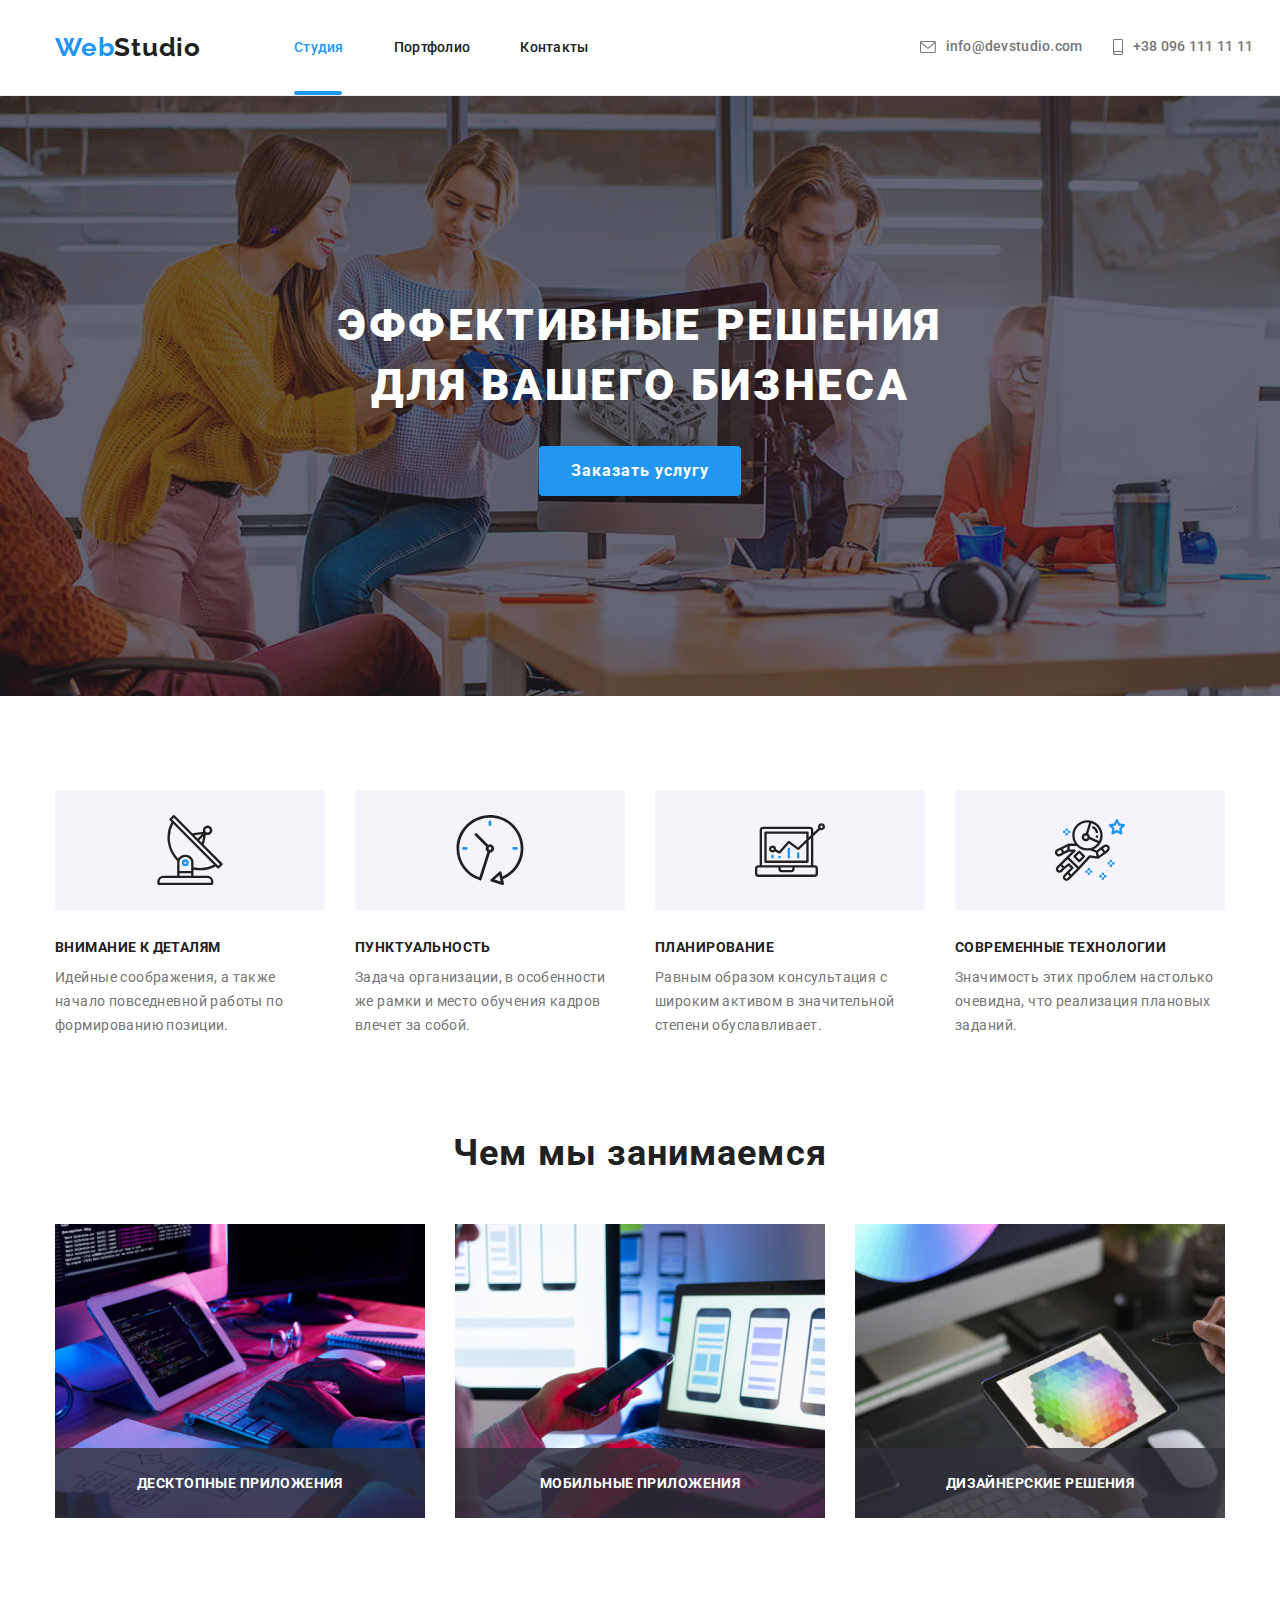
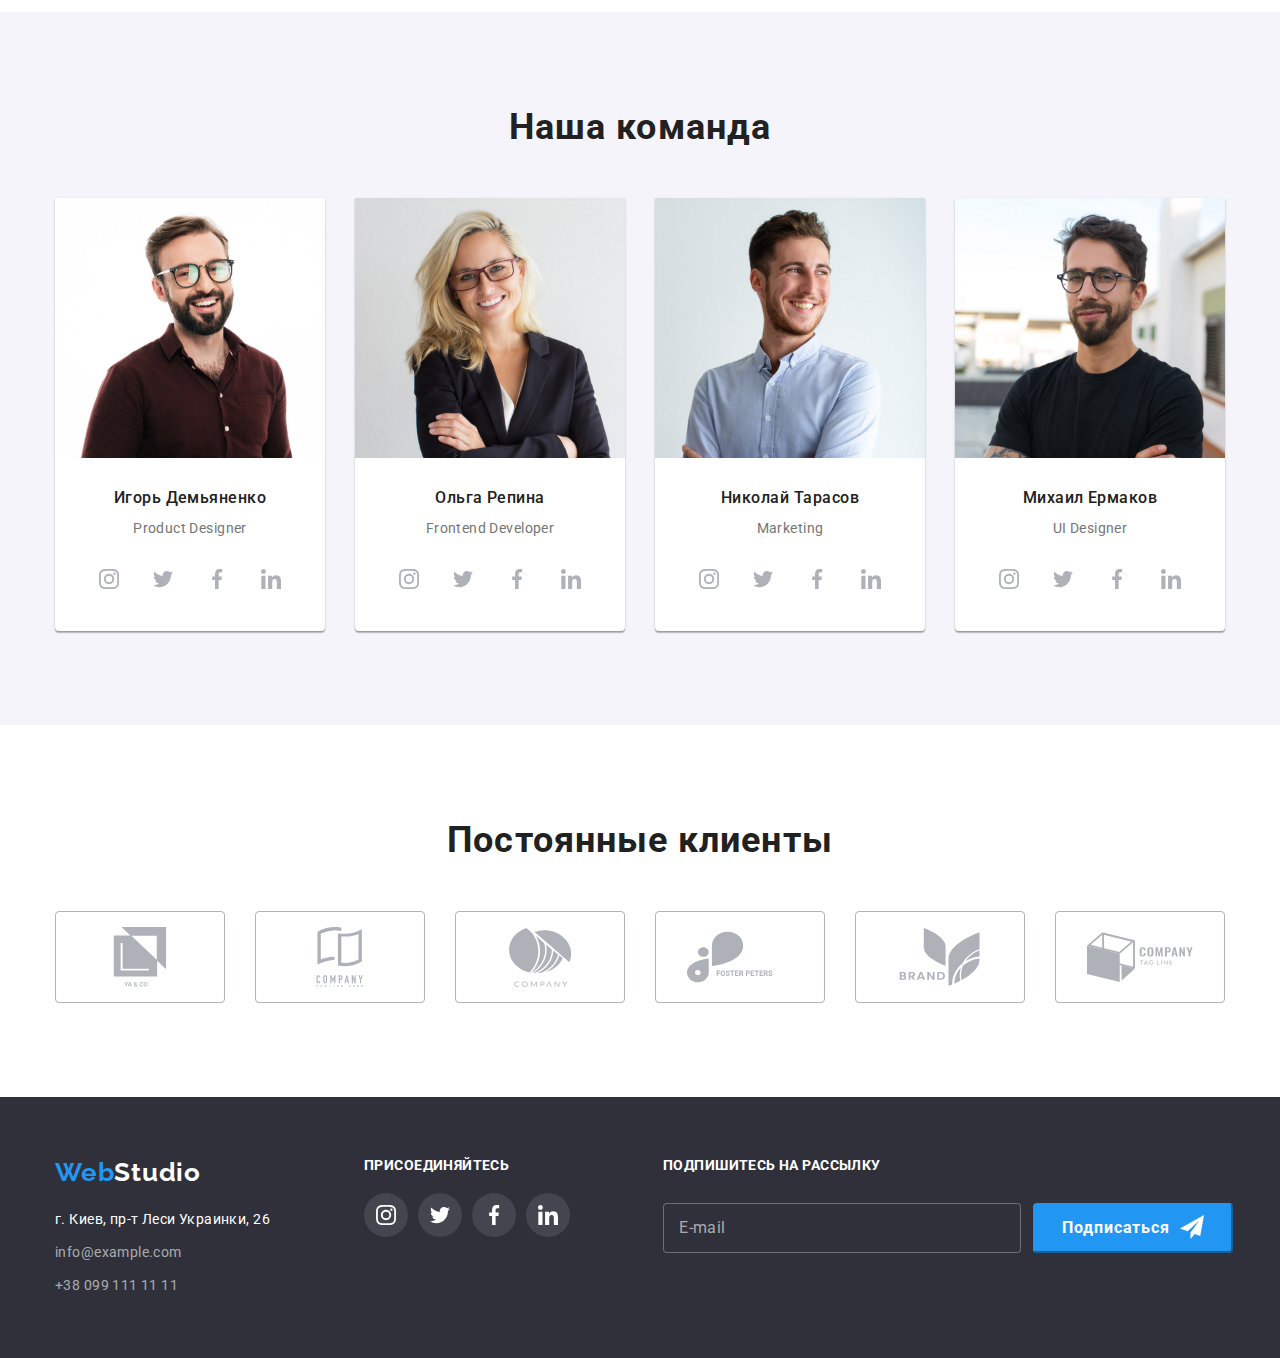
<file: index.html>
<!DOCTYPE html>
<html lang="ru">
  <head>
    <meta charset="UTF-8" />
    <meta http-equiv="X-UA-Compatible" content="IE=edge" />
    <meta name="viewport" content="width=device-width, initial-scale=1.0" />
    <link
      rel="stylesheet"
      href="https://cdn.jsdelivr.net/npm/modern-normalize@1.1.0/modern-normalize.min.css"
    />
    <link rel="preconnect" href="https://fonts.googleapis.com" />
    <link rel="preconnect" href="https://fonts.gstatic.com" crossorigin />
    <link
      href="https://fonts.googleapis.com/css2?family=Raleway:wght@700&family=Roboto:wght@400;500;700;900&display=swap"
      rel="stylesheet"
    />
    <link rel="stylesheet" href="./css/style.css" />
    <title>Studia</title>
  </head>
  <body>
    <header>
      <div class="container header-container">
        <a class="logo" href="./"><span class="logo-accent">Web</span>Studio</a>
        <nav>
          <ul class="header-link-list">
            <li class="nav-item">
              <a class="header-link link-studia" href="index.html">Студия</a>
            </li>
            <li class="nav-item">
              <a class="header-link" href="portfolio.html">Портфолио</a>
            </li>
            <li class="nav-item">
              <a class="header-link" href="/">Контакты</a>
            </li>
          </ul>
        </nav>
        <div class="contacts-list">
          <a class="contacts" href="mailto:info@devstudio.com">
            <svg class="link-icon-envelope">
              <use href="./images/svg/symbol-defs.svg#icon-envelope"></use>
            </svg>
            info@devstudio.com
          </a>
          <a class="contacts" href="tel:++380961111111">
            <svg class="link-icon-smartphone">
              <use href="./images/svg/symbol-defs.svg#icon-smartphone"></use>
            </svg>
            +38 096 111 11 11
          </a>
        </div>
      </div>
    </header>
    <main>
      <section class="hero-section">
        <div class="container container-hero">
          <h1 class="hero-name">Эффективные решения для вашего бизнеса</h1>
          <button class="main-button" type="button" data-modal-open>Заказать услугу</button>
        </div>
      </section>
      <section class="our-advantages section">
        <div class="container">
          <h2 hidden>Наши преймущества</h2>
          <ul class="advantages-list">
            <li class="advantages-list-item">
              <div class="advantages-svg">
                <svg class="advantages-icon">
                  <use href="./images/svg/symbol-defs.svg#icon-antenna-1"></use>
                </svg>
              </div>

              <h3>Внимание к деталям</h3>
              <p>
                Идейные соображения, а также начало повседневной работы по формированию позиции.
              </p>
            </li>
            <li class="advantages-list-item">
              <div class="advantages-svg">
                <svg class="advantages-icon">
                  <use href="./images/svg/symbol-defs.svg#icon-clock-1"></use>
                </svg>
              </div>

              <h3>Пунктуальность</h3>
              <p>
                Задача организации, в особенности же рамки и место обучения кадров влечет за собой.
              </p>
            </li>
            <li class="advantages-list-item">
              <div class="advantages-svg">
                <svg class="advantages-icon">
                  <use href="./images/svg/symbol-defs.svg#icon-diagram-1"></use>
                </svg>
              </div>

              <h3>Планирование</h3>
              <p>
                Равным образом консультация с широким активом в значительной степени обуславливает.
              </p>
            </li>
            <li class="advantages-list-item">
              <div class="advantages-svg">
                <svg class="advantages-icon">
                  <use href="./images/svg/symbol-defs.svg#icon-astronaut-1"></use>
                </svg>
              </div>

              <h3>Современные технологии</h3>
              <p>Значимость этих проблем настолько очевидна, что реализация плановых заданий.</p>
            </li>
          </ul>
        </div>
      </section>
      <section class="gallery section">
        <div class="container">
          <h2 class="gallery-name">Чем мы занимаемся</h2>
          <ul class="gallery-list">
            <li class="gallery-list-item">
              <div class="gallery-thumb">
                <img
                  src="./images/gallery/box1.jpg"
                  width="370"
                  height="294"
                  alt="Десктопные приложения"
                />
                <div class="gallery-item-font">
                  <p class="gallery-item-name">Десктопные приложения</p>
                </div>
              </div>
            </li>
            <li class="gallery-list-item">
              <div class="gallery-thumb">
                <img src="./images/gallery/box2.jpg" alt="Мобильные приложения" />
                <div class="gallery-item-font">
                  <p class="gallery-item-name">Мобильные приложения</p>
                </div>
              </div>
            </li>
            <li class="gallery-list-item">
              <div class="gallery-thumb">
                <img src="./images/gallery/box3.jpg" alt="Дизайнерские решения" />
                <div class="gallery-item-font">
                  <p class="gallery-item-name">Дизайнерские решения</p>
                </div>
              </div>
            </li>
          </ul>
        </div>
      </section>
      <section class="team-section">
        <div class="container">
          <h2 class="team-header">Наша команда</h2>
          <ul class="team-list">
            <li class="team-list-item">
              <img
                src="./images/team/productdesigner.jpg"
                alt="Фото дизайнера продукта"
                width="270"
                height="260"
              />
              <div class="name-item-team">
                <h3>Игорь Демьяненко</h3>
                <p lang="en">Product Designer</p>
              </div>

              <div class="social-team">
                <ul class="social-team-list">
                  <li class="social-team-item">
                    <a class="social-team-link" href="">
                      <svg class="social-team-svg">
                        <use href="./images/svg/symbol-defs.svg#icon-instagram-2"></use>
                      </svg>
                    </a>
                  </li>
                  <li class="social-team-item">
                    <a class="social-team-link" href="">
                      <svg class="social-team-svg">
                        <use href="./images/svg/symbol-defs.svg#icon-twitter-1"></use>
                      </svg>
                    </a>
                  </li>
                  <li class="social-team-item">
                    <a class="social-team-link" href="">
                      <svg class="social-team-svg">
                        <use href="./images/svg/symbol-defs.svg#icon-facebook-1"></use>
                      </svg>
                    </a>
                  </li>
                  <li class="social-team-item">
                    <a class="social-team-link" href="">
                      <svg class="social-team-svg">
                        <use href="./images/svg/symbol-defs.svg#icon-linkedin-1"></use>
                      </svg>
                    </a>
                  </li>
                </ul>
              </div>
            </li>
            <li class="team-list-item">
              <img
                src="./images/team/frontenddeveloper.jpg"
                alt="Фото фронтэнд разработчика"
                width="270"
                height="260"
              />
              <div class="name-item-team">
                <h3>Ольга Репина</h3>
                <p lang="en">Frontend Developer</p>
              </div>
              <div class="social-team">
                <ul class="social-team-list">
                  <li class="social-team-item">
                    <a class="social-team-link" href="">
                      <svg class="social-team-svg">
                        <use href="./images/svg/symbol-defs.svg#icon-instagram-2"></use>
                      </svg>
                    </a>
                  </li>
                  <li class="social-team-item">
                    <a class="social-team-link" href="">
                      <svg class="social-team-svg">
                        <use href="./images/svg/symbol-defs.svg#icon-twitter-1"></use>
                      </svg>
                    </a>
                  </li>
                  <li class="social-team-item">
                    <a class="social-team-link" href="">
                      <svg class="social-team-svg">
                        <use href="./images/svg/symbol-defs.svg#icon-facebook-1"></use>
                      </svg>
                    </a>
                  </li>
                  <li class="social-team-item">
                    <a class="social-team-link" href="">
                      <svg class="social-team-svg">
                        <use href="./images/svg/symbol-defs.svg#icon-linkedin-1"></use>
                      </svg>
                    </a>
                  </li>
                </ul>
              </div>
            </li>
            <li class="team-list-item">
              <img
                src="./images/team/marketing.jpg"
                alt="Фото маркетолога"
                width="270"
                height="260"
              />
              <div class="name-item-team">
                <h3>Николай Тарасов</h3>
                <p lang="en">Marketing</p>
              </div>
              <div class="social-team">
                <ul class="social-team-list">
                  <li class="social-team-item">
                    <a class="social-team-link" href="">
                      <svg class="social-team-svg">
                        <use href="./images/svg/symbol-defs.svg#icon-instagram-2"></use>
                      </svg>
                    </a>
                  </li>
                  <li class="social-team-item">
                    <a class="social-team-link" href="">
                      <svg class="social-team-svg">
                        <use href="./images/svg/symbol-defs.svg#icon-twitter-1"></use>
                      </svg>
                    </a>
                  </li>
                  <li class="social-team-item">
                    <a class="social-team-link" href="">
                      <svg class="social-team-svg">
                        <use href="./images/svg/symbol-defs.svg#icon-facebook-1"></use>
                      </svg>
                    </a>
                  </li>
                  <li class="social-team-item">
                    <a class="social-team-link" href="">
                      <svg class="social-team-svg">
                        <use href="./images/svg/symbol-defs.svg#icon-linkedin-1"></use>
                      </svg>
                    </a>
                  </li>
                </ul>
              </div>
            </li>
            <li class="team-list-item">
              <img
                src="./images/team/designer.jpg"
                alt="Фото юи дизайнера"
                width="270"
                height="260"
              />
              <div class="name-item-team">
                <h3>Михаил Ермаков</h3>
                <p lang="en">UI Designer</p>
              </div>
              <div class="social-team">
                <ul class="social-team-list">
                  <li class="social-team-item">
                    <a class="social-team-link" href="">
                      <svg class="social-team-svg">
                        <use href="./images/svg/symbol-defs.svg#icon-instagram-2"></use>
                      </svg>
                    </a>
                  </li>
                  <li class="social-team-item">
                    <a class="social-team-link" href="">
                      <svg class="social-team-svg">
                        <use href="./images/svg/symbol-defs.svg#icon-twitter-1"></use>
                      </svg>
                    </a>
                  </li>
                  <li class="social-team-item">
                    <a class="social-team-link" href="">
                      <svg class="social-team-svg">
                        <use href="./images/svg/symbol-defs.svg#icon-facebook-1"></use>
                      </svg>
                    </a>
                  </li>
                  <li class="social-team-item">
                    <a class="social-team-link" href="">
                      <svg class="social-team-svg">
                        <use href="./images/svg/symbol-defs.svg#icon-linkedin-1"></use>
                      </svg>
                    </a>
                  </li>
                </ul>
              </div>
            </li>
          </ul>
        </div>
      </section>
      <section class="clients">
        <div class="container">
          <h2 class="clients-header">Постоянные клиенты</h2>
          <ul class="clients-list">
            <li class="clients-item">
              <a class="clients-link" href="">
                <svg class="clients-icon">
                  <use href="./images/svg/symbol-defs.svg#icon-group"></use>
                </svg>
              </a>
            </li>
            <li class="clients-item">
              <a class="clients-link" href="">
                <svg class="clients-icon">
                  <use href="./images/svg/symbol-defs.svg#icon-group-1"></use>
                </svg>
              </a>
            </li>
            <li class="clients-item">
              <a class="clients-link" href="">
                <svg class="clients-icon">
                  <use href="./images/svg/symbol-defs.svg#icon-group-2"></use>
                </svg>
              </a>
            </li>
            <li class="clients-item">
              <a class="clients-link" href="">
                <svg class="clients-icon">
                  <use href="./images/svg/symbol-defs.svg#icon-group-3"></use>
                </svg>
              </a>
            </li>
            <li class="clients-item">
              <a class="clients-link" href="">
                <svg class="clients-icon">
                  <use href="./images/svg/symbol-defs.svg#icon-group-4"></use>
                </svg>
              </a>
            </li>
            <li class="clients-item">
              <a class="clients-link" href="">
                <svg class="clients-icon">
                  <use href="./images/svg/symbol-defs.svg#icon-group-5"></use>
                </svg>
              </a>
            </li>
          </ul>
        </div>
      </section>
    </main>
    <footer class="footer-page">
      <div class="container footer-container">
        <div class="address-container">
          <a class="logo logo-footer" href="./"><span class="logo-accent">Web</span>Studio</a>
          <address class="address-list">
            <p class="location">г. Киев, пр-т Леси Украинки, 26</p>
            <a class="footer-contacts" href="mailto:info@example.com">info@example.com</a>
            <a class="footer-contacts" href="tel:++380991111111">+38 099 111 11 11</a>
          </address>
        </div>
        <div class="social-footer">
          <p class="social-footer-contents">присоединяйтесь</p>
          <div class="social-footer-container">
            <ul class="social-footer-list">
              <li class="social-footer-item">
                <a class="social-footer-link" href="">
                  <svg class="social-footer-svg">
                    <use href="./images/svg/symbol-defs.svg#icon-instagram-2"></use>
                  </svg>
                </a>
              </li>
              <li class="social-footer-item">
                <a class="social-footer-link" href="">
                  <svg class="social-footer-svg">
                    <use href="./images/svg/symbol-defs.svg#icon-twitter-1"></use>
                  </svg>
                </a>
              </li>
              <li class="social-footer-item">
                <a class="social-footer-link" href="">
                  <svg class="social-footer-svg">
                    <use href="./images/svg/symbol-defs.svg#icon-facebook-1"></use>
                  </svg>
                </a>
              </li>
              <li class="social-footer-item">
                <a class="social-footer-link" href="">
                  <svg class="social-footer-svg">
                    <use href="./images/svg/symbol-defs.svg#icon-linkedin-1"></use>
                  </svg>
                </a>
              </li>
            </ul>
          </div>
        </div>
        <div class="subscription-footer">
          <form action="" method="" class="subscription-form" name="subscription-form">
            <p class="subscription-form-title">подпишитесь на рассылку</p>
            <div class="subscription-form-wrapper">
              <div class="subscription-form-field">
                <input
                  type="email"
                  name="user-email-subscription"
                  id="subscription"
                  class="subscription-form-input"
                />
                <label for="name" class="label-subscription">E-mail</label>
              </div>
              <button type="submit" class="subscription-form-btn">
                <p>Подписаться</p>
                <span class="wrapper-icon-subscription-form">
                  <svg class="icon-subscription-form">
                    <use href="./images/svg/symbol-defs.svg#subscription-icon"></use>
                  </svg>
                </span>
              </button>
              <!-- <span class="wrapper-icon-subscription-form">
                <svg class="icon-subscription-form">
                  <use
                    href="./images/svg/symbol-defs.svg#subscription-icon"
                  ></use>
                </svg>
              </span> -->
            </div>
          </form>
        </div>
      </div>
    </footer>
    <!-- Modal window -->
    <div class="backdrop is-hidden" data-modal>
      <div class="modal">
        <button class="modal-btn-close" data-modal-close>
          <svg class="modal-btn-close-icon">
            <use href="./images/svg/symbol-defs.svg#icon-modalclose"></use>
          </svg>
        </button>

        <form action="" method="" class="form" name="form">
          <p class="form-title">Оставьте свои данные, мы вам перезвоним</p>
          <div class="form-field">
            <label for="name" class="form-label">Имя</label>
            <input type="text" name="user-name" id="name" class="form-input" />
            <span class="wrapper-icon-form"
              ><svg class="icon-form">
                <use href="./images/svg/symbol-defs.svg#icon-person-form"></use></svg
            ></span>
          </div>
          <!-- Чтобы не задавать for="name и id="name", можно input вложить в label. Как ниже(но лучше не вкладывать, чтобы оформить можно было):
          <label>
            Телефон
            <input type="tel" name="user-phone" />
          </label> -->
          <div class="form-field">
            <label for="phone" class="form-label">Телефон</label>
            <input type="phone" name="user-phone" id="phone" class="form-input" />
            <span class="wrapper-icon-form"
              ><svg class="icon-form">
                <use href="./images/svg/symbol-defs.svg#icon-phone-form"></use></svg
            ></span>
          </div>
          <div class="form-field">
            <label for="email" class="form-label">Почта</label>
            <input type="email" name="user-email" id="email" class="form-input" />
            <span class="wrapper-icon-form"
              ><svg class="icon-form">
                <use href="./images/svg/symbol-defs.svg#icon-email-form"></use></svg
            ></span>
          </div>
          <div class="form-field form-field-last">
            <label for="user-text" class="form-label">Комментарий</label>
            <textarea
              name="user-text"
              id="user-text"
              cols="30"
              rows="10"
              placeholder="Введите текст"
              class="user-text"
            ></textarea>
          </div>
          <div class="form-field-checkbox">
            <input
              type="checkbox"
              name="adreement"
              value="adreement"
              id="adreement"
              class="checkbox-adreement"
            />
            <label for="adreement" class="form-label form-label-check"
              >Соглашаюсь с рассылкой и принимаю
              <a href="" class="form-field-checkbox__link-agreement">Условия договора</a>
              <span class="adreement-wrapper"
                ><svg class="adreement-icon">
                  <use href="./images/svg/symbol-defs.svg#check"></use></svg></span
            ></label>
          </div>

          <button type="submit" class="submit-form">Отправить</button>
        </form>
      </div>
    </div>
    <script src="./js/modal.js"></script>
  </body>
</html>
</file>
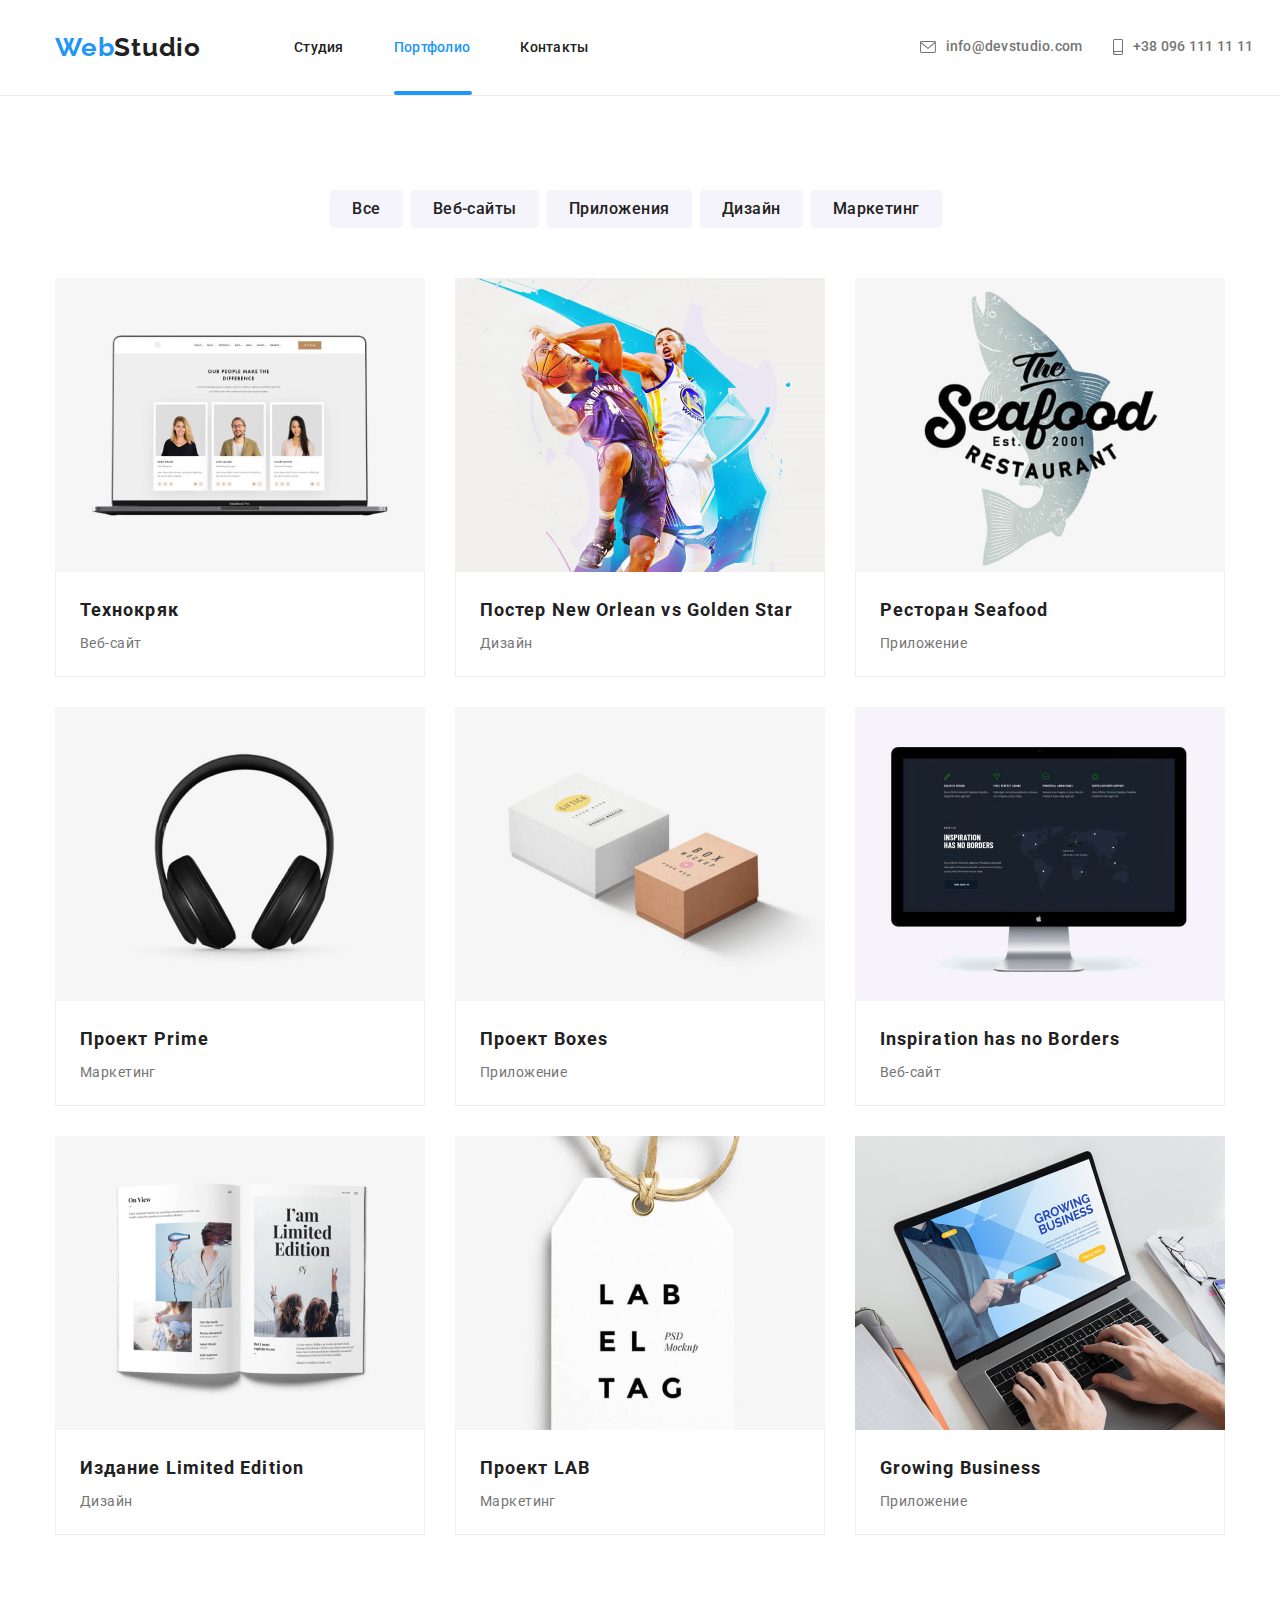
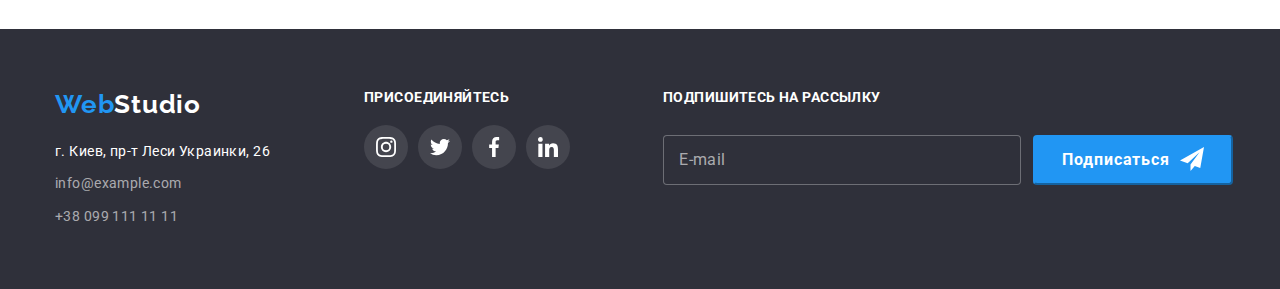
<file: portfolio.html>
<!DOCTYPE html>
<html lang="ru">
  <head>
    <meta charset="UTF-8" />
    <meta http-equiv="X-UA-Compatible" content="IE=edge" />
    <meta name="viewport" content="width=device-width, initial-scale=1.0" />
    <link
      rel="stylesheet"
      href="https://cdn.jsdelivr.net/npm/modern-normalize@1.1.0/modern-normalize.min.css"
    />
    <link rel="preconnect" href="https://fonts.googleapis.com" />
    <link rel="preconnect" href="https://fonts.gstatic.com" crossorigin />
    <link
      href="https://fonts.googleapis.com/css2?family=Raleway:wght@700&family=Roboto:wght@400;500;700;900&display=swap"
      rel="stylesheet"
    />
    <link rel="stylesheet" href="./css/style.css" />
    <title>Portfolio</title>
  </head>
  <body>
    <header>
      <div class="container header-container">
        <a class="logo" href="./"><span class="logo-accent">Web</span>Studio</a>
        <nav>
          <ul class="header-link-list">
            <li class="nav-item">
              <a class="header-link" href="index.html">Студия</a>
            </li>
            <li class="nav-item">
              <a class="header-link link-portfolio" href="portfolio.html">Портфолио</a>
            </li>
            <li class="nav-item">
              <a class="header-link" href="/">Контакты</a>
            </li>
          </ul>
        </nav>
        <div class="contacts-list">
          <a class="contacts" href="mailto:info@devstudio.com">
            <svg class="link-icon-envelope">
              <use href="./images/svg/symbol-defs.svg#icon-envelope"></use>
            </svg>
            info@devstudio.com
          </a>
          <a class="contacts" href="tel:++380961111111">
            <svg class="link-icon-smartphone">
              <use href="./images/svg/symbol-defs.svg#icon-smartphone"></use>
            </svg>
            +38 096 111 11 11
          </a>
        </div>
      </div>
    </header>
    <main>
      <h1 hidden>Наши работы</h1>
      <section class="portfolio section">
        <div class="container">
          <h2 hidden>Примеры наших работ</h2>
          <ul class="button-list">
            <li>
              <button class="filter-button" type="button">Все</button>
            </li>
            <li>
              <button class="filter-button" type="button">Веб-сайты</button>
            </li>
            <li>
              <button class="filter-button" type="button">Приложения</button>
            </li>
            <li>
              <button class="filter-button" type="button">Дизайн</button>
            </li>
            <li>
              <button class="filter-button" type="button">Маркетинг</button>
            </li>
          </ul>

          <ul class="portfolio-list">
            <li class="portfolio-list-item">
              <div class="product-thumb">
                <img
                  src="./images/portfolio/project1.jpg"
                  width="370"
                  height="294"
                  alt="Симфолическое изображение проекта ноутбук с
                открытым сайтом"
                />
                <div class="portfolio-item-description">
                  <p class="portfolio-item-text">
                    Технокряк это современная площадка распространения коронавируса. Компании
                    используют эту платформу для цифрового шпионажа и атак на защищённые сервера
                    конкурентов.
                  </p>
                </div>
              </div>
              <div class="portfolio-item">
                <h3 class="project-name">Технокряк</h3>
                <p class="project-type">Веб-сайт</p>
              </div>
            </li>
            <li class="portfolio-list-item">
              <div class="product-thumb">
                <img
                  src="./images/portfolio/project2.jpg"
                  width="370"
                  height="294"
                  alt="Симфолическое изображение проекта баскетболисты"
                />
                <div class="portfolio-item-description">
                  <p class="portfolio-item-text">
                    Технокряк это современная площадка распространения коронавируса. Компании
                    используют эту платформу для цифрового шпионажа и атак на защищённые сервера
                    конкурентов.
                  </p>
                </div>
              </div>
              <div class="portfolio-item">
                <h3 class="project-name">Постер New Orlean vs Golden Star</h3>
                <p class="project-type">Дизайн</p>
              </div>
            </li>
            <li class="portfolio-list-item">
              <div class="product-thumb">
                <img
                  src="./images/portfolio/project3.jpg"
                  width="370"
                  height="294"
                  alt="Симфолическое изображение проекта логотип ресторана"
                />
                <div class="portfolio-item-description">
                  <p class="portfolio-item-text">
                    Технокряк это современная площадка распространения коронавируса. Компании
                    используют эту платформу для цифрового шпионажа и атак на защищённые сервера
                    конкурентов.
                  </p>
                </div>
              </div>
              <div class="portfolio-item">
                <h3 class="project-name">Ресторан Seafood</h3>
                <p class="project-type">Приложение</p>
              </div>
            </li>
            <li class="portfolio-list-item">
              <div class="product-thumb">
                <img
                  src="./images/portfolio/project4.jpg"
                  width="370"
                  height="294"
                  alt="Симфолическое изображение проекта наушники"
                />
                <div class="portfolio-item-description">
                  <p class="portfolio-item-text">
                    Технокряк это современная площадка распространения коронавируса. Компании
                    используют эту платформу для цифрового шпионажа и атак на защищённые сервера
                    конкурентов.
                  </p>
                </div>
              </div>
              <div class="portfolio-item">
                <h3 class="project-name">Проект Prime</h3>
                <p class="project-type">Маркетинг</p>
              </div>
            </li>
            <li class="portfolio-list-item">
              <div class="product-thumb">
                <img
                  src="./images/portfolio/project5.jpg"
                  width="370"
                  height="294"
                  alt="Симфолическое изображение проекта две коробочки>Проект Boxes"
                />
                <div class="portfolio-item-description">
                  <p class="portfolio-item-text">
                    Технокряк это современная площадка распространения коронавируса. Компании
                    используют эту платформу для цифрового шпионажа и атак на защищённые сервера
                    конкурентов.
                  </p>
                </div>
              </div>
              <div class="portfolio-item">
                <h3 class="project-name">Проект Boxes</h3>
                <p class="project-type">Приложение</p>
              </div>
            </li>
            <li class="portfolio-list-item">
              <div class="product-thumb">
                <img
                  src="./images/portfolio/project6.jpg"
                  width="370"
                  height="294"
                  alt="Симфолическое изображение проекта монитор с открытым сайтом"
                />
                <div class="portfolio-item-description">
                  <p class="portfolio-item-text">
                    Технокряк это современная площадка распространения коронавируса. Компании
                    используют эту платформу для цифрового шпионажа и атак на защищённые сервера
                    конкурентов.
                  </p>
                </div>
              </div>
              <div class="portfolio-item">
                <h3 class="project-name">Inspiration has no Borders</h3>
                <p class="project-type">Веб-сайт</p>
              </div>
            </li>
            <li class="portfolio-list-item">
              <div class="product-thumb">
                <img
                  src="./images/portfolio/project7.jpg"
                  width="370"
                  height="294"
                  alt="Симфолическое изображение проекта открытый журнал"
                />
                <div class="portfolio-item-description">
                  <p class="portfolio-item-text">
                    Технокряк это современная площадка распространения коронавируса. Компании
                    используют эту платформу для цифрового шпионажа и атак на защищённые сервера
                    конкурентов.
                  </p>
                </div>
              </div>
              <div class="portfolio-item">
                <h3 class="project-name">Издание Limited Edition</h3>
                <p class="project-type">Дизайн</p>
              </div>
            </li>
            <li class="portfolio-list-item">
              <div class="product-thumb">
                <img
                  src="./images/portfolio/project8.jpg"
                  width="370"
                  height="294"
                  alt="Симфолическое изображение проекта этикетка"
                />
                <div class="portfolio-item-description">
                  <p class="portfolio-item-text">
                    Технокряк это современная площадка распространения коронавируса. Компании
                    используют эту платформу для цифрового шпионажа и атак на защищённые сервера
                    конкурентов.
                  </p>
                </div>
              </div>
              <div class="portfolio-item">
                <h3 class="project-name">Проект LAB</h3>
                <p class="project-type">Маркетинг</p>
              </div>
            </li>
            <li class="portfolio-list-item">
              <div class="product-thumb">
                <img
                  src="./images/portfolio/project9.jpg"
                  width="370"
                  height="294"
                  alt="Симфолическое изображение проекта ноутбук с запущеным приложением"
                />
                <div class="portfolio-item-description">
                  <p class="portfolio-item-text">
                    Технокряк это современная площадка распространения коронавируса. Компании
                    используют эту платформу для цифрового шпионажа и атак на защищённые сервера
                    конкурентов.
                  </p>
                </div>
              </div>
              <div class="portfolio-item">
                <h3 class="project-name">Growing Business</h3>
                <p class="project-type">Приложение</p>
              </div>
            </li>
          </ul>
        </div>
      </section>
    </main>
    <footer class="footer-page">
      <div class="container footer-container">
        <div class="address-container">
          <a class="logo logo-footer" href="./"><span class="logo-accent">Web</span>Studio</a>
          <address class="address-list">
            <p class="location">г. Киев, пр-т Леси Украинки, 26</p>
            <a class="footer-contacts" href="mailto:info@example.com">info@example.com</a>
            <a class="footer-contacts" href="tel:++380991111111">+38 099 111 11 11</a>
          </address>
        </div>
        <div class="social-footer">
          <p class="social-footer-contents">присоединяйтесь</p>
          <div class="social-footer-container">
            <ul class="social-footer-list">
              <li class="social-footer-item">
                <a class="social-footer-link" href="">
                  <svg class="social-footer-svg">
                    <use href="./images/svg/symbol-defs.svg#icon-instagram-2"></use>
                  </svg>
                </a>
              </li>
              <li class="social-footer-item">
                <a class="social-footer-link" href="">
                  <svg class="social-footer-svg">
                    <use href="./images/svg/symbol-defs.svg#icon-twitter-1"></use>
                  </svg>
                </a>
              </li>
              <li class="social-footer-item">
                <a class="social-footer-link" href="">
                  <svg class="social-footer-svg">
                    <use href="./images/svg/symbol-defs.svg#icon-facebook-1"></use>
                  </svg>
                </a>
              </li>
              <li class="social-footer-item">
                <a class="social-footer-link" href="">
                  <svg class="social-footer-svg">
                    <use href="./images/svg/symbol-defs.svg#icon-linkedin-1"></use>
                  </svg>
                </a>
              </li>
            </ul>
          </div>
        </div>
        <div class="subscription-footer">
          <form action="" method="" class="subscription-form" name="subscription-form">
            <p class="subscription-form-title">Подпишитесь на рассылку</p>
            <div class="subscription-form-wrapper">
              <div class="subscription-form-field">
                <input
                  type="email"
                  name="user-email-subscription"
                  id="subscription"
                  class="subscription-form-input"
                />
                <label for="name" class="label-subscription">E-mail</label>
              </div>
              <button type="submit" class="subscription-form-btn">
                <p>Подписаться</p>
                <span class="wrapper-icon-subscription-form">
                  <svg class="icon-subscription-form">
                    <use href="./images/svg/symbol-defs.svg#subscription-icon"></use>
                  </svg>
                </span>
              </button>
              <!-- <span class="wrapper-icon-subscription-form">
                <svg class="icon-subscription-form">
                  <use
                    href="./images/svg/symbol-defs.svg#subscription-icon"
                  ></use>
                </svg>
              </span> -->
            </div>
          </form>
        </div>
      </div>
    </footer>
  </body>
</html>
</file>
<file: css/style.css>
:root {
  /* Шрифт */
  --main-font: 'Roboto', sans-serif;

  /* Цвет шрифтов */
  --accent-color: #2196f3;
  --main-color: #212121;
  --secondary-color: #757575;

  /* Цвет фона */
  --main-bg-color: #ffffff;
  --secondary-bg-color: #e5e5e5;
  --futer-bg-color: #2f303a;
  --accent-bg-color: #2196f3;
}

body {
  font-style: normal;
  font-family: var(--main-font);
  font-weight: normal;
  font-size: 14px;
  line-height: 1.71;
  letter-spacing: 0.03em;
  color: var(--secondary-color);
}
/* .main-button{background-color: transparent;- прозрачная кнопка
font-family:inherit унаследовать предка шрифт} 
*/

h1,
h2,
h3,
h4,
h5,
h6,
p,
ul {
  margin: 0 0;
  padding: 0 0;
}

.container {
  width: 1200px;
  padding-left: 15px;
  padding-right: 15px;
  margin: auto auto;
}

header {
  border-bottom-style: solid;
  border-bottom-color: #ececec;
  border-bottom-width: 1px;
}

.header-container {
  display: flex;
  align-items: center;
  padding-top: 32px;
  padding-bottom: 32px;
}

.header-link-list {
  display: flex;
  align-items: center;
}

.logo {
  text-decoration: none;
  font-style: normal;
  font-family: 'Raleway', sans-serif;
  color: var(--main-color);
  font-weight: 700;
  font-size: 26px;
  line-height: 1.19;
  /* identical to box height */

  letter-spacing: 0.03em;
  margin-right: 93px;
}
.logo-accent {
  color: var(--accent-color);
}

nav {
  margin-right: 331px;
}

.header-link-list {
  display: flex;
}

.nav-item {
  margin-right: 50px;
}
.nav-item:last-child {
  margin-right: 0px;
}
.contacts-list {
  display: flex;
}

.header-link-list,
.advantages-list,
.gallery-list,
.team-list,
.button-list,
.portfolio-list {
  list-style-type: none;
}

.header-link {
  font-family: var(--main-font);
  font-style: normal;
  font-weight: 500;
  font-size: 14px;
  line-height: 1.14;
  letter-spacing: 0.02em;
  color: var(--main-color);
  text-decoration: none;
  transition: color 250ms cubic-bezier(0.4, 0, 0.2, 1);
}

.link-studia {
  color: var(--accent-color);
}
.link-studia::after {
  position: absolute;
  display: flex;
  flex-direction: row;
  content: '';
  width: 48px;
  height: 4px;
  background-color: var(--accent-color);
  border-radius: 2px;
  margin-top: 32px;
}

.link-portfolio {
  color: var(--accent-color);
}

.link-portfolio::after {
  position: absolute;
  display: flex;
  flex-direction: row;
  content: '';
  width: 78px;
  height: 4px;
  background-color: var(--accent-color);
  border-radius: 2px;
  margin-top: 32px;
}

.header-link:hover,
.header-link:focus {
  color: var(--accent-color);
}

.contacts {
  color: var(--secondary-color);
  text-decoration: none;
  font-family: var(--main-font);
  font-weight: 500;
  font-size: 14px;
  line-height: 1.14;
  letter-spacing: 0.02em;
  margin-right: 30px;
  min-width: 142px;
  fill: var(--secondary-color);
  display: flex;
  align-items: center;
  transition: color 250ms cubic-bezier(0.4, 0, 0.2, 1);
}
.contacts:last-child {
  margin-right: 0px;
}

.contacts:hover,
.contacts:focus {
  color: var(--accent-color);
}

.link-icon-envelope {
  width: 16px;
  height: 12px;
  margin-right: 10px;
  fill: currentColor;
}

.link-icon-smartphone {
  width: 10px;
  height: 16px;
  margin-right: 10px;
  fill: currentColor;
}

.hero-section {
  background-color: var(--futer-bg-color);
  padding-top: 200px;
  padding-bottom: 200px;
  background-repeat: no-repeat;
  background-position: 50% 50%;
  background-image: linear-gradient(rgba(47, 48, 58, 0.4), rgba(47, 48, 58, 0.4)),
    url(../images/hero/hero.jpg);
}
.container-hero {
  max-width: 696px;
}
.hero-name {
  color: #ffffff;
  font-family: var(--main-font);
  font-style: normal;
  font-weight: 900;
  font-size: 44px;
  line-height: 1.36;
  text-align: center;
  letter-spacing: 0.06em;
  text-transform: uppercase;
  margin-bottom: 30px;
  min-height: 120px;
}

.main-button {
  font-style: normal;
  font-weight: 700;
  font-size: 16px;
  line-height: 1.88;
  display: flex;
  align-items: center;
  text-align: center;
  letter-spacing: 0.06em;
  background-color: var(--accent-color);
  color: #ffffff;
  font-family: inherit;
  cursor: pointer;
  border: 0px;
  border-radius: 4px;
  margin-left: auto;
  margin-right: auto;
  padding: 10px 32px;
  transition: background-color 250ms cubic-bezier(0.4, 0, 0.2, 1);
  /* font-family:inherit; - унаследовать шрифт предка  */
}
.main-button:hover,
.main-button:focus {
  background-color: #188ce8;
}

.our-advantages.section {
  padding-bottom: 47px;
}

.advantages-list {
  display: flex;
}
.advantages-list-item {
  max-width: 270px;
  margin-right: 30px;
}
.advantages-list-item:last-child {
  margin-right: 0px;
}

.advantages-svg {
  display: flex;
  justify-content: center;
  align-items: center;
  margin-bottom: 30px;
  width: 270px;
  height: 120px;
  background-color: #f5f4fa;
  border-radius: 4px;
}

.advantages-icon {
  width: 70px;
  height: 70px;
}
.gallery.section {
  padding-top: 47px;
}

.gallery-list {
  display: flex;
}
.gallery-list-item {
  margin-right: 30px;
}
.gallery-list-item:last-child {
  margin-right: 0px;
}

.gallery-thumb {
  position: relative;
}
.gallery-item-font {
  position: absolute;
  display: flex;
  justify-content: center;
  align-items: center;
  bottom: 0px;
  width: 370px;
  height: 70px;
  background-color: rgba(47, 48, 58, 0.8);
  color: #ffffff;
}

.gallery-item-name {
  display: flex;
  font-style: normal;
  font-weight: 700;
  font-size: 14px;
  line-height: 16px;
  letter-spacing: 0.03em;
  text-transform: uppercase;
}

.team-section {
  background-color: #f5f4fa;
  padding: 94px 0 94px 0;
}

.team-list {
  display: flex;
}
.team-list-item {
  margin-right: 30px;
  background-color: #ffffff;
  box-shadow: 0px 1px 3px rgba(0, 0, 0, 0.12), 0px 1px 1px rgba(0, 0, 0, 0.14),
    0px 2px 1px rgba(0, 0, 0, 0.2);
  border-radius: 0px 0px 4px 4px;
}
.team-list-item:last-child {
  margin-right: 0px;
}

.name-item-team {
  padding-top: 30px;
  text-align: center;
}
.name-item-team > h3 {
  margin-bottom: 10px;
}

.advantages-list h3 {
  font-style: normal;
  font-weight: 700;
  font-size: 14px;
  line-height: 1.14;
  letter-spacing: 0.03em;
  text-transform: uppercase;
  color: var(--main-color);
  margin-bottom: 10px;
}

.gallery-name,
.team-header {
  font-style: normal;
  font-weight: 700;
  font-size: 36px;
  line-height: 1.17;
  text-align: center;
  letter-spacing: 0.03em;
  font-family: var(--main-font);
  color: var(--main-color);
  margin-bottom: 50px;
}

.team-list h3 {
  font-family: var(--main-font);
  font-style: normal;
  font-weight: 500;
  font-size: 16px;
  line-height: 1.19;
  letter-spacing: 0.03em;
  color: var(--main-color);
}
.footer-page {
  font-family: var(--main-font);
  font-style: normal;
  font-weight: 400;
  font-size: 14px;
  line-height: 1.71;
  letter-spacing: 0.03em;
  color: var(--secondary-color);
  background-color: var(--futer-bg-color);
}
.location {
  color: #ffffff;
}
.footer-page .logo {
  color: #ffffff;
}

.button-list {
  display: flex;
  justify-content: center;
  margin-bottom: 50px;
}

.button-list button {
  font-family: var(--main-font);
  font-style: normal;
  font-weight: 500;
  font-size: 16px;
  line-height: 1.62;
  text-align: center;
  letter-spacing: 0.03em;
  color: var(--main-color);
  background-color: #f5f4fa;
  cursor: pointer;
}
.filter-button {
  margin-right: 8px;
  border-radius: 4px;
  box-sizing: 0px;
  border: none;
  padding: 6px 22px;
  transition: background-color 250ms cubic-bezier(0.4, 0, 0.2, 1),
    color 250ms cubic-bezier(0.4, 0, 0.2, 1), box-shadow 250ms cubic-bezier(0.4, 0, 0.2, 1);
}
filter-button:last child {
  margin-right: 0px;
  text-align: center;
}

.filter-button:focus,
.filter-button:hover {
  background-color: var(--accent-bg-color);
  color: #ffffff;
  box-shadow: 0px 3px 1px rgba(0, 0, 0, 0.1), 0px 1px 2px rgba(0, 0, 0, 0.08),
    0px 2px 2px rgba(0, 0, 0, 0.12);
  border-radius: 4px;
}

.portfolio-list {
  display: flex;
  flex-wrap: wrap;
  margin-left: -30px;
  margin-top: -30px;
}
portfolio-list p {
  font-style: normal;
  font-weight: 400;
  font-size: 16px;
  line-height: 1.87;
  letter-spacing: 0.03em;
}
.portfolio-list h3 {
  font-style: normal;
  font-weight: 700;
  font-size: 18px;
  line-height: 2;
  letter-spacing: 0.06em;
  color: var(--main-color);
}
address {
  font-style: normal;
}
.footer-page {
  padding-top: 60px;
  padding-bottom: 60px;
}

.footer-contacts {
  color: rgba(255, 255, 255, 0.6);
  text-decoration: none;
  font-family: var(--main-font);
  font-weight: 400;
  font-size: 14px;
  line-height: 1.71;
  letter-spacing: 0.03em;
  transition: color 250ms cubic-bezier(0.4, 0, 0.2, 1);
}

.footer-contacts:hover,
.footer-contacts:focus {
  color: var(--accent-color);
}
.section {
  padding-top: 94px;
  padding-bottom: 94px;
}
.portfolio-list-item {
  margin-left: 30px;
  margin-top: 30px;
  flex-basis: calc((100% - 90px) / 3);
  transition: box-shadow 250ms cubic-bezier(0.4, 0, 0.2, 1);
}
.portfolio-list-item:hover,
portfolio-list-item:focus {
  border: 1px solid #eeeeee;
  box-shadow: 0px 1px 1px rgba(0, 0, 0, 0.12), 0px 4px 4px rgba(0, 0, 0, 0.06),
    1px 4px 6px rgba(0, 0, 0, 0.16);
}

.product-thumb {
  position: relative;
  overflow: hidden;
}

.portfolio-item-description {
  position: absolute;
  opacity: 1;
  display: inline-block;
  width: 100%;
  height: 100%;
  color: #000000;
}

.portfolio-item-text {
  position: absolute;
  top: 50%;
  left: 50%;
  transform: translate(-50%, -50%);
  display: inline-block;
  width: 322px;
  height: 168px;

  font-family: 'Roboto';
  font-style: normal;
  font-weight: 400;
  font-size: 18px;
  line-height: 156%;
  letter-spacing: 0.03em;
  color: #ffffff;
}

.portfolio-item-description {
  position: absolute;
  display: inline-block;
  width: 100%;
  height: 100%;
  background-color: rgba(33, 150, 243, 0.9);
  top: 0;
  left: 0;
  transform: translateY(100%);
  transition: transform 250ms cubic-bezier(0.4, 0, 0.2, 1);
}

.portfolio-list-item:hover .portfolio-item-description {
  transform: translateY(0);
}

.portfolio-item {
  padding: 20px 24px;
  border-left-color: #eeeeee;
  border-left-width: 1px;
  border-left-style: solid;

  border-right-color: #eeeeee;
  border-right-width: 1px;
  border-right-style: solid;

  border-bottom-color: #eeeeee;
  border-bottom-width: 1px;
  border-bottom-style: solid;
}

.project-name {
  margin-bottom: 4px;
}

.logo-footer {
  margin-bottom: 20px;
}
.address-list {
  display: flex;
  flex-direction: column;
}
.location {
  margin-bottom: 9px;
}
.footer-contacts {
  margin-bottom: 9px;
}
.footer-contacts:last-child {
  margin-bottom: 0px;
}

img {
  display: block;
  max-width: 100%;
  height: auto;
}
.clients {
  padding: 94px 0px;
}

.clients-header {
  font-family: 'Roboto';
  font-style: normal;
  font-weight: 700;
  font-size: 36px;
  line-height: 42px;
  text-align: center;
  letter-spacing: 0.03em;

  color: #212121;
  margin-bottom: 50px;
}

.social-team {
  padding: 16px 32px 30px 32px;
}

.clients-list {
  display: flex;
  list-style-type: none;
  margin: 0, auto;
}

.clients-item {
  margin-right: 30px;
}
.clients-item:last-child {
  margin-right: 0px;
}

.clients-link {
  width: 170px;
  height: 92px;
  border: 1px solid #afb1b8;
  border-radius: 4px;
  display: flex;
  justify-content: center;
  align-items: center;
  color: #afb1b8;
  transition: color 250ms cubic-bezier(0.4, 0, 0.2, 1);
}

.clients-link:hover,
.clients-link:focus {
  border: 1px solid var(--accent-color);
  color: var(--accent-color);
}
.clients-icon {
  fill: currentColor;
  width: 106px;
  height: 60px;
}

.social-team-list {
  list-style-type: none;
  display: flex;
  justify-content: space-between;
}

.container.footer-container {
  display: flex;
}

.social-footer-list {
  list-style-type: none;
  display: flex;
  justify-content: space-between;
  min-width: 206px;
  margin-right: 93px;
}
.social-footer-link {
  width: 44px;
  height: 44px;
  display: flex;
  justify-content: center;
  align-items: center;
  border-radius: 50%;
  background-color: rgb(255, 255, 255, 10%);
  background-repeat: no-repeat;
  background-position: center;
  transition: background-color 250ms cubic-bezier(0.4, 0, 0.2, 1);
}
.social-footer-svg {
  width: 20px;
  height: 20px;
  fill: #ffffff;
}
.social-footer-link:hover,
.social-footer-link:focus {
  background-color: var(--accent-bg-color);
}

.address-container {
  display: flex;
  flex-direction: column;
  margin-right: 70px;
}
.social-footer-contents {
  padding-bottom: 20px;
  font-family: 'Roboto';
  font-style: normal;
  font-weight: 700;
  font-size: 14px;
  line-height: 16px;
  letter-spacing: 0.03em;
  text-transform: uppercase;

  color: #ffffff;
}

.social-team-link {
  width: 44px;
  height: 44px;
  display: flex;
  justify-content: center;
  align-items: center;
  border-radius: 50%;
  background-color: rgb(255, 255, 255);
  background-repeat: no-repeat;
  background-position: center;
  color: #afb1b8;
  transition: background-color 250ms cubic-bezier(0.4, 0, 0.2, 1),
    color 250ms cubic-bezier(0.4, 0, 0.2, 1);
}

.social-team-svg {
  width: 20px;
  height: 20px;
  fill: currentColor;
}

.social-team-link:hover,
.social-team-link:focus {
  background-color: var(--accent-bg-color);
  color: #ffffff;
}

/* Modal window */
.backdrop {
  position: fixed;
  top: 0;
  left: 0;
  width: 100%;
  height: 100%;
  background-color: rgba(0, 0, 0, 0.2);
  opacity: 1;
  transition: opacity 250ms cubic-bezier(0.4, 0, 0.2, 1);
}
.backdrop.is-hidden {
  opacity: 0;
  pointer-events: none;
}

.backdrop.is-hidden .modal {
  transform: translate(-50%, -50%) scale(0.85);
}

.modal {
  position: absolute;
  top: 50%;
  left: 50%;
  min-width: 528px;
  min-height: 581px;
  background-color: #ffffff;
  transform: translate(-50%, -50%) scale(1);
  transition: transform 250ms cubic-bezier(0.4, 0, 0.2, 1);
}

.modal-btn-close {
  position: absolute;
  top: 8px;
  right: 8px;
  display: flex;
  justify-content: center;
  align-items: center;
  width: 30px;
  height: 30px;
  color: #;
  background-color: #ffffff;
  border: 1px solid rgba(0, 0, 0, 0.1);
  border-radius: 50%;
  cursor: pointer;
  padding: 0px 0px 0px 0px;
  transition: color 250ms cubic-bezier(0.4, 0, 0.2, 1);
}

.modal-btn-close-icon {
  width: 11px;
  height: 11px;
  fill: currentColor;
}

.modal-btn-close:hover,
.modal-btn-close:focus {
  color: var(--accent-color);
}

/* Оформление формы модалки */

.form-title {
  font-family: 'Roboto';
  font-style: normal;
  font-weight: 700;
  font-size: 20px;
  line-height: 23px;
  text-align: center;
  letter-spacing: 0.03em;
  color: #212121;
  margin-bottom: 12px;
}

textarea {
  resize: none;
}

.form {
  width: 100%;
  padding: 40px;
}
.form-field {
  position: relative;
  display: flex;
  flex-direction: column;
  margin-bottom: 10px;
}
.form-field-last {
  margin-bottom: 20px;
}

.form-label {
  margin-bottom: 4px;
  position: relative;
  font-family: 'Roboto';
  font-style: normal;
  font-weight: 400;
  font-size: 12px;
  line-height: 85.71%;
  letter-spacing: 0.01em;
  color: var(--secondary-color);
}
.form-input {
  width: 448px;
  height: 40px;
  border: 1px solid rgba(33, 33, 33, 0.2);
  border-radius: 4px;
  padding-left: 42px;
  /* transition: box-shadow 250ms cubic-bezier(0.4, 0, 0.2, 1); */
}

.wrapper-icon-form {
  position: absolute;
  left: 12px;
  bottom: 11px;
  width: 18px;
  height: 18px;
  color: #212121;
  transition: color 250ms cubic-bezier(0.4, 0, 0.2, 1);
}
.icon-form {
  width: 18px;
  height: 18px;
  fill: currentColor;
}

.form-input:focus {
  border: 1px solid var(--accent-color);
  outline: transparent;
  /* box-shadow: 0px 4px 4px rgba(0, 0, 0, 0.25); */
}

.form-input:focus + .wrapper-icon-form {
  color: var(--accent-color);
}

.user-text {
  padding: 12px 16px;
  border: 1px solid rgba(33, 33, 33, 0.2);
  border-radius: 4px;
  /* transition: box-shadow 250ms cubic-bezier(0.4, 0, 0.2, 1); */
  height: 120px;
}
.user-text:focus {
  border: 1px solid var(--accent-color);
  outline: transparent;
  /* box-shadow: 0px 4px 4px rgba(0, 0, 0, 0.25); */
}
.adreement-wrapper {
  position: absolute;
  top: 0;
  left: 0;
  width: 16px;
  height: 15px;
  transition: background-color 250ms cubic-bezier(0.4, 0, 0.2, 1);
}
.adreement-icon {
  display: flex;
  align-items: center;
  width: 16px;
  height: 15px;
  background: #ffffff;
  border: 2px solid #2a2a2a;
  box-shadow: 0px 1px 3px rgba(0, 0, 0, 0.12), 0px 1px 1px rgba(0, 0, 0, 0.14),
    0px 2px 1px rgba(0, 0, 0, 0.2);
  border-radius: 4px;
}

.checkbox-adreement:checked + .form-label .adreement-wrapper > .adreement-icon {
  background-color: var(--accent-bg-color);
  background-origin: border-box;
  border: 2px solid var(--accent-bg-color);
  border-radius: 4px;
}

.checkbox-adreement {
  position: absolute;
  appearance: none;
  -webkit-appearance: none;
  -mox-appearance: none;
}

.form-label-check {
  padding-left: 23px;
  margin-left: 13px;
}
.form-field-checkbox {
  margin-bottom: 30px;
}
.form-field-checkbox__link-agreement {
  font-family: 'Roboto';
  font-style: normal;
  font-weight: 400;
  font-size: 14px;
  line-height: 171%;
  letter-spacing: 0.03em;
  text-decoration-line: underline;
  color: var(--accent-color);
}

.submit-form {
  width: 200px;
  height: 50px;
  background-color: #2196f3;
  color: #ffffff;
  border: none;
  border-radius: 4px;

  font-style: normal;
  font-weight: 700;
  font-size: 16px;
  line-height: 30px;
  box-shadow: 0px 1px 3px rgba(0, 0, 0, 0.12), 0px 1px 1px rgba(0, 0, 0, 0.14),
    0px 2px 1px rgba(0, 0, 0, 0.2);
  margin-left: 124px;
  transition: color 250ms cubic-bezier(0.4, 0, 0.2, 1);
}
.submit-form:hover,
.submit-form:focus {
  background-color: #188ce8;
}

.subscription-form {
  display: flex;
  flex-direction: column;
}

.subscription-form-title {
  font-family: 'Roboto';
  font-style: normal;
  font-weight: 700;
  font-size: 14px;
  line-height: 16px;
  letter-spacing: 0.03em;
  text-transform: uppercase;
  color: #ffffff;
  margin-bottom: 30px;
}

.subscription-form-wrapper {
  position: relative;
  display: flex;
  flex-direction: row;
}
.subscription-form-input {
  position: relative;
  width: 358px;
  height: 50px;
  background-color: #2f303a;
  border: 1px solid rgba(255, 255, 255, 0.3);
  border-radius: 4px;
  color: #ffffff;
  padding-left: 16px;
  font-style: normal;
  font-weight: 400;
  font-size: 16px;
  line-height: 125%;
  letter-spacing: 0.03em;
}

.label-subscription {
  position: absolute;
  top: 15px;
  left: 16px;
  color: rgba(255, 255, 255, 0.6);
  font-style: normal;
  font-weight: 400;
  font-size: 16px;
  line-height: 125%;
  letter-spacing: 0.03em;
}

.subscription-form-input:focus + .label-subscription {
  color: #2f303a;
  transform: translateY(40px);
}

/* .wrapper-icon-subscription-form{
  position: absolute;
  top: 0;
  right: 0;
  display: flex;
  width: 24px;
  height: 24px;
  color: #FFFFFF;
  background-color: #2a2a2a;

} */

.subscription-form-btn {
  position: relative;
  display: flex;
  align-items: center;
  justify-content: center;
  width: 200px;
  height: 50px;
  background-color: var(--accent-bg-color);
  border-radius: 4px;
  border-color: var(--accent-bg-color);

  font-style: normal;
  font-weight: 700;
  font-size: 16px;
  line-height: 188%;
  letter-spacing: 0.06em;
  color: #ffffff;

  outline: transparent;
}

.icon-subscription-form {
  width: 24px;
  height: 24px;
  fill: currentColor;
}

.subscription-form-field {
  margin-right: 12px;
}
.wrapper-icon-subscription-form {
  position: relative;
  bottom: -4px;
  margin-left: 10px;
}
</file>
